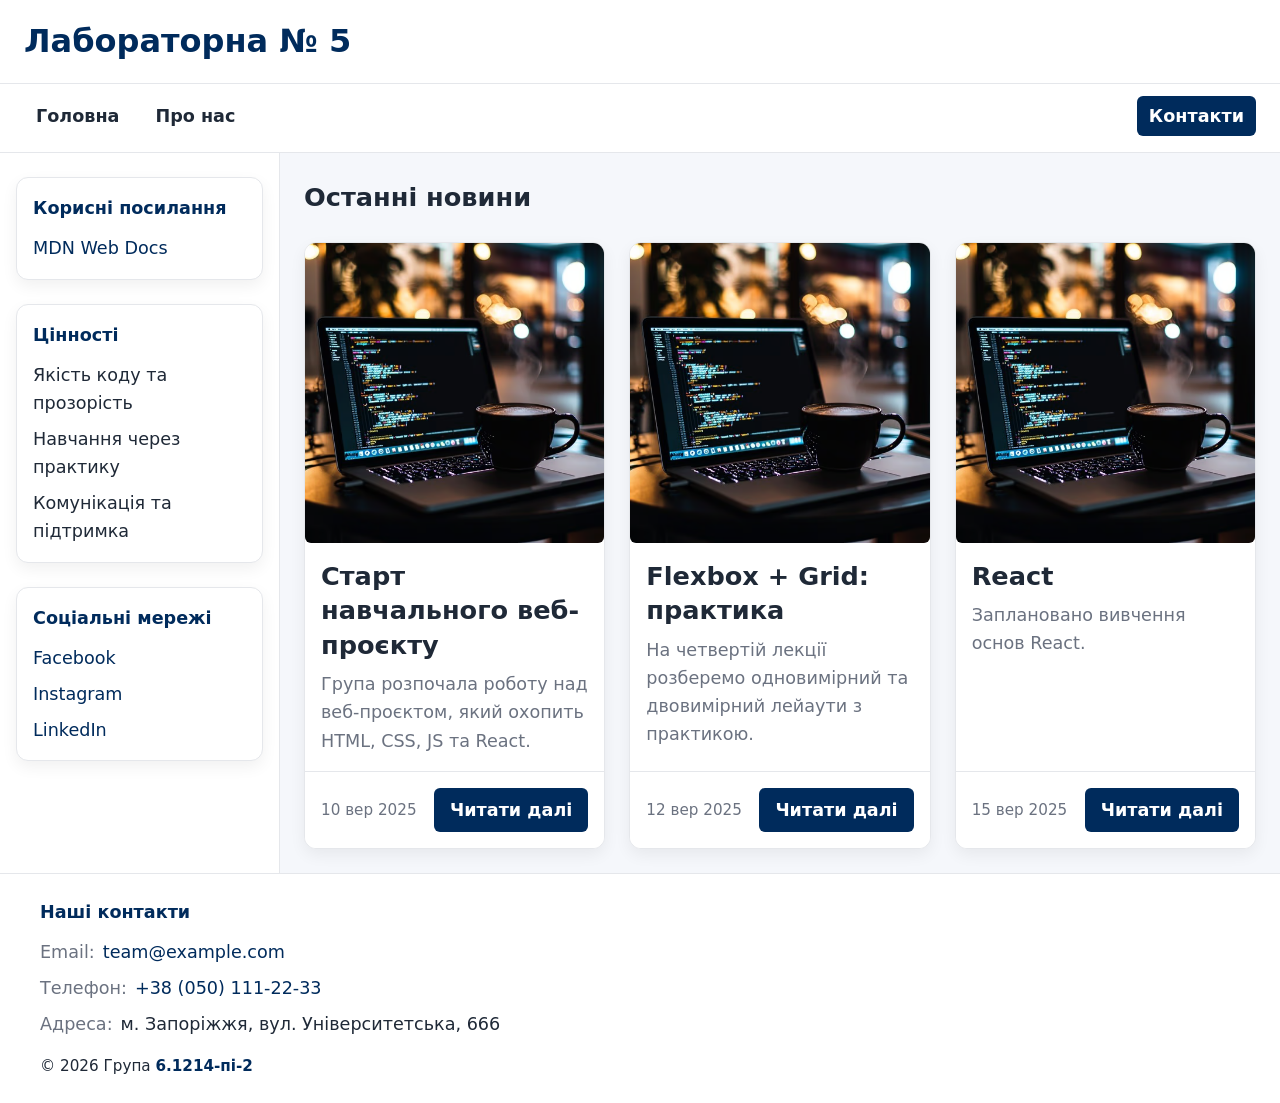
<file: index.html>
<!doctype html>
<html lang="uk">
  <head>
    <meta charset="UTF-8" />
    <meta name="viewport" content="width=device-width, initial-scale=1.0" />

    <title>Лабораторна 5 - Головна</title>

    <meta
      name="description"
      content="Головна сторінка навчального веб-проєкту з адаптивною сіткою новин."
    />

    <link rel="icon" href="assets/images/favicon.ico" />
    <link rel="stylesheet" href="styles.css" />
  </head>

  <body>
    <div class="layout">
      <header class="header">
        <h1 class="header__title">Лабораторна № 5</h1>

        <nav class="nav" aria-label="Головна навігація">
          <a href="index.html" class="nav__link" aria-current="page">Головна</a>

          <a href="about.html" class="nav__link">Про нас</a>

          <a href="contacts.html" class="nav__link nav__link--cta">Контакти</a>
        </nav>
      </header>

      <aside class="sidenav" aria-label="Додаткова панель">
        <section class="sidebar sidebar--links" aria-label="Корисні посилання">
          <h3 class="sidebar__title">Корисні посилання</h3>

          <ul class="sidebar__list">
            <li class="sidebar__item">
              <a
                class="sidebar__link"
                href="https://developer.mozilla.org/"
                target="_blank"
                rel="noopener noreferrer"
              >
                MDN Web Docs
              </a>
            </li>
          </ul>
        </section>

        <section class="sidebar sidebar--values" aria-label="Цінності">
          <h3 class="sidebar__title">Цінності</h3>

          <ul class="sidebar__list">
            <li class="sidebar__item">Якість коду та прозорість</li>

            <li class="sidebar__item">Навчання через практику</li>

            <li class="sidebar__item">Комунікація та підтримка</li>
          </ul>
        </section>

        <section class="sidebar sidebar--social" aria-label="Соціальні мережі">
          <h3 class="sidebar__title">Соціальні мережі</h3>

          <ul class="sidebar__list">
            <li class="sidebar__item">
              <a class="sidebar__link" href="#" aria-label="Ми у Facebook">Facebook</a>
            </li>

            <li class="sidebar__item">
              <a class="sidebar__link" href="#" aria-label="Ми у Instagram">Instagram</a>
            </li>

            <li class="sidebar__item">
              <a class="sidebar__link" href="#" aria-label="Ми у LinkedIn">LinkedIn</a>
            </li>
          </ul>
        </section>
      </aside>

      <main class="main">
        <section class="news">
          <h2 class="news__title">Останні новини</h2>

          <div class="news__list">
            <!-- CARD 1 -->
            <article class="news-card">
              <figure class="news-card__media media">
                <picture>
                  <source srcset="assets/images/placeholder.avif" type="image/avif" />
                  <source srcset="assets/images/placeholder.webp" type="image/webp" />
                  <img
                    class="media__img"
                    src="assets/images/placeholder.jpg"
                    alt="Фото зі студентського заходу"
                    loading="lazy"
                    decoding="async"
                  />
                </picture>
              </figure>

              <h3 class="news-card__title">Старт навчального веб-проєкту</h3>
              <p class="news-card__excerpt">
                Група розпочала роботу над веб-проєктом, який охопить HTML, CSS, JS та React.
              </p>
              <div class="news-card__meta">
                <time class="news-card__date" datetime="2025-09-10">10 вер 2025</time>
                <a href="#" class="news-card__btn">Читати далі</a>
              </div>
            </article>

            <!-- CARD 2 -->
            <article class="news-card">
              <figure class="news-card__media media">
                <picture>
                  <source srcset="assets/images/placeholder.avif" type="image/avif" />
                  <source srcset="assets/images/placeholder.webp" type="image/webp" />
                  <img
                    class="media__img"
                    src="assets/images/placeholder.jpg"
                    alt="Демонстрація проєктів на уроці"
                    loading="lazy"
                    decoding="async"
                  />
                </picture>
              </figure>

              <h3 class="news-card__title">Flexbox + Grid: практика</h3>
              <p class="news-card__excerpt">
                На четвертій лекції розберемо одновимірний та двовимірний лейаути з практикою.
              </p>

              <div class="news-card__meta">
                <time class="news-card__date" datetime="2025-09-12">12 вер 2025</time>
                <a href="#" class="news-card__btn">Читати далі</a>
              </div>
            </article>

            <!-- CARD 3 -->
            <article class="news-card">
              <figure class="news-card__media media">
                <picture>
                  <source srcset="assets/images/placeholder.avif" type="image/avif" />
                  <source srcset="assets/images/placeholder.webp" type="image/webp" />
                  <img
                    class="media__img"
                    src="assets/images/placeholder.jpg"
                    alt="React логотип"
                    loading="lazy"
                    decoding="async"
                  />
                </picture>
              </figure>

              <h3 class="news-card__title">React</h3>
              <p class="news-card__excerpt">Заплановано вивчення основ React.</p>

              <div class="news-card__meta">
                <time class="news-card__date" datetime="2025-09-15">15 вер 2025</time>

                <a href="#" class="news-card__btn">Читати далі</a>
              </div>
            </article>
          </div>
        </section>
      </main>

      <footer class="footer">
        <div class="footer__inner">
          <p class="footer__text">
            &copy; 2026 Група
            <span class="footer__group-name">6.1214-пі-2</span>
          </p>

          <address class="footer__contacts" aria-label="Контакти">
            <h3 class="footer__contacts-title">Наші контакти</h3>

            <ul class="footer__contacts-list">
              <li class="footer__contacts-item">
                <span class="footer__label">Email:</span>
                <a class="footer__link" href="mailto:team@example.com">team@example.com</a>
              </li>
              <li class="footer__contacts-item">
                <span class="footer__label">Телефон:</span>
                <a class="footer__link" href="tel:+380501112233">+38 (050) 111-22-33</a>
              </li>
              <li class="footer__contacts-item">
                <span class="footer__label">Адреса:</span>
                <span>м. Запоріжжя, вул. Університетська, 666</span>
              </li>
            </ul>
          </address>
        </div>
      </footer>
    </div>
  </body>
</html>
</file>
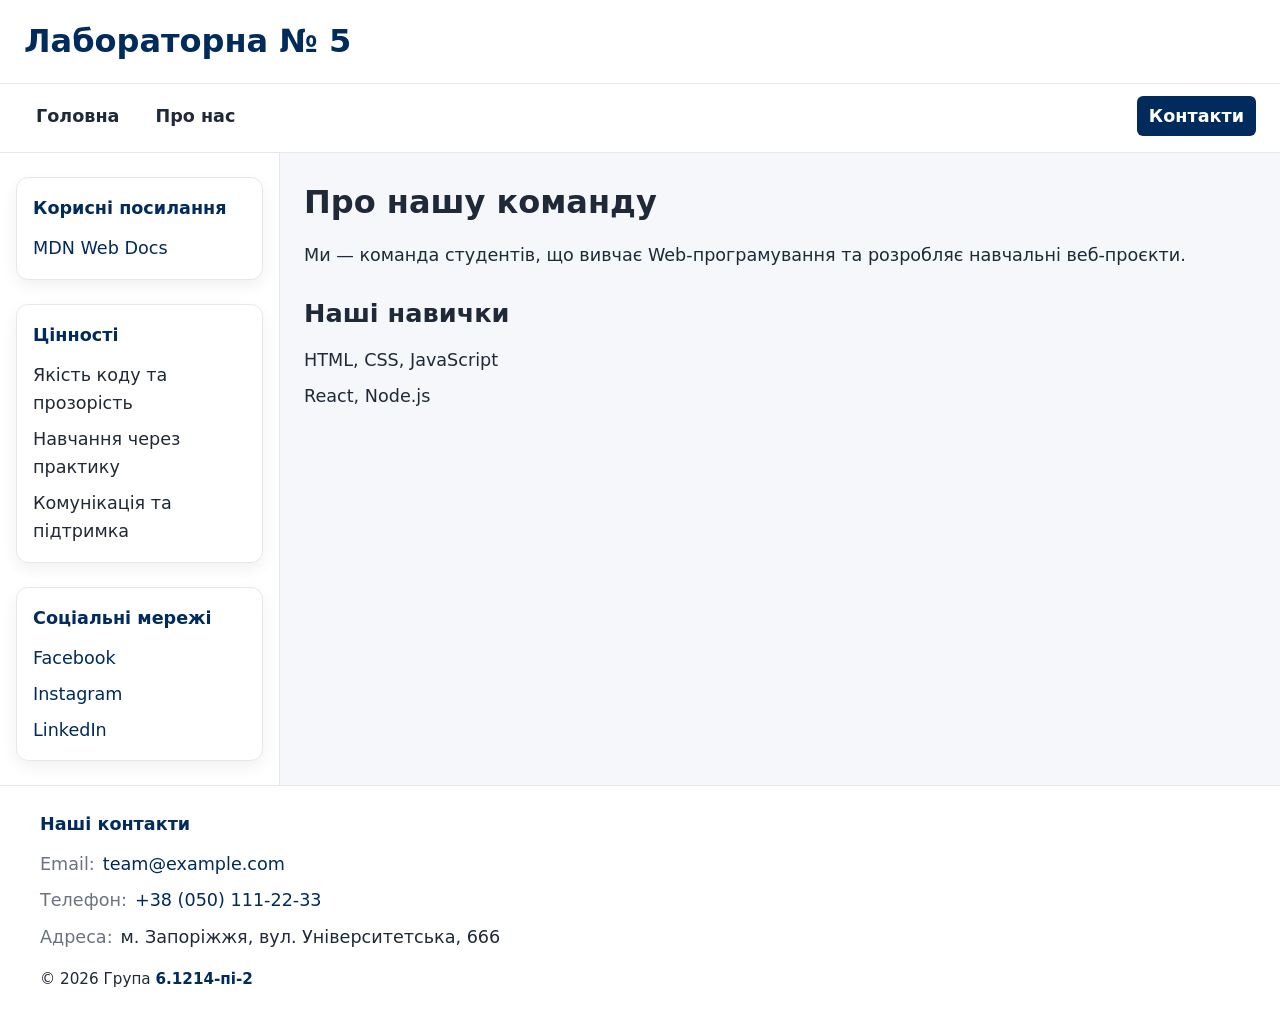
<file: about.html>
<!doctype html>
<html lang="uk">
  <head>
    <meta charset="UTF-8" />

    <meta name="viewport" content="width=device-width, initial-scale=1.0" />

    <title>Лабораторна 5 - Про нас</title>

    <meta name="description" content="Сторінка інформації про команду навчального проєкту." />

    <link rel="icon" href="assets/images/favicon.ico" />

    <link rel="stylesheet" href="styles.css" />
  </head>

  <body>
    <div class="layout">
      <header class="header">
        <h1 class="header__title">Лабораторна № 5</h1>

        <nav class="nav" aria-label="Головна навігація">
          <a href="index.html" class="nav__link">Головна</a>

          <a href="about.html" class="nav__link" aria-current="page">Про нас</a>

          <a href="contacts.html" class="nav__link nav__link--cta">Контакти</a>
        </nav>
      </header>

      <aside class="sidenav" aria-label="Додаткова панель">
        <section class="sidebar sidebar--links" aria-label="Корисні посилання">
          <h3 class="sidebar__title">Корисні посилання</h3>

          <ul class="sidebar__list">
            <li class="sidebar__item">
              <a
                class="sidebar__link"
                href="https://developer.mozilla.org/"
                target="_blank"
                rel="noopener noreferrer"
              >
                MDN Web Docs
              </a>
            </li>
          </ul>
        </section>

        <section class="sidebar sidebar--values" aria-label="Цінності">
          <h3 class="sidebar__title">Цінності</h3>

          <ul class="sidebar__list">
            <li class="sidebar__item">Якість коду та прозорість</li>

            <li class="sidebar__item">Навчання через практику</li>

            <li class="sidebar__item">Комунікація та підтримка</li>
          </ul>
        </section>

        <section class="sidebar sidebar--social" aria-label="Соціальні мережі">
          <h3 class="sidebar__title">Соціальні мережі</h3>

          <ul class="sidebar__list">
            <li class="sidebar__item">
              <a class="sidebar__link" href="#" aria-label="Ми у Facebook">Facebook</a>
            </li>

            <li class="sidebar__item">
              <a class="sidebar__link" href="#" aria-label="Ми у Instagram">Instagram</a>
            </li>

            <li class="sidebar__item">
              <a class="sidebar__link" href="#" aria-label="Ми у LinkedIn">LinkedIn</a>
            </li>
          </ul>
        </section>
      </aside>

      <main class="main">
        <article class="about-article">
          <h2 class="about-article__title">Про нашу команду</h2>

          <p class="about-article__text">
            Ми — команда студентів, що вивчає Web-програмування та розробляє навчальні веб-проєкти.
          </p>
        </article>

        <section class="skills">
          <h3 class="skills__title">Наші навички</h3>

          <ul class="skills__list">
            <li class="skills__item">HTML, CSS, JavaScript</li>

            <li class="skills__item">React, Node.js</li>
          </ul>
        </section>
      </main>

      <footer class="footer">
        <div class="footer__inner">
          <p class="footer__text">
            &copy; 2026 Група
            <span class="footer__group-name">6.1214-пі-2</span>
          </p>

          <address class="footer__contacts" aria-label="Контакти">
            <h3 class="footer__contacts-title">Наші контакти</h3>

            <ul class="footer__contacts-list">
              <li class="footer__contacts-item">
                <span class="footer__label">Email:</span>

                <a class="footer__link" href="mailto:team@example.com">team@example.com</a>
              </li>

              <li class="footer__contacts-item">
                <span class="footer__label">Телефон:</span>

                <a class="footer__link" href="tel:+380501112233">+38 (050) 111-22-33</a>
              </li>

              <li class="footer__contacts-item">
                <span class="footer__label">Адреса:</span>

                <span>м. Запоріжжя, вул. Університетська, 666</span>
              </li>
            </ul>
          </address>
        </div>
      </footer>
    </div>
  </body>
</html>
</file>
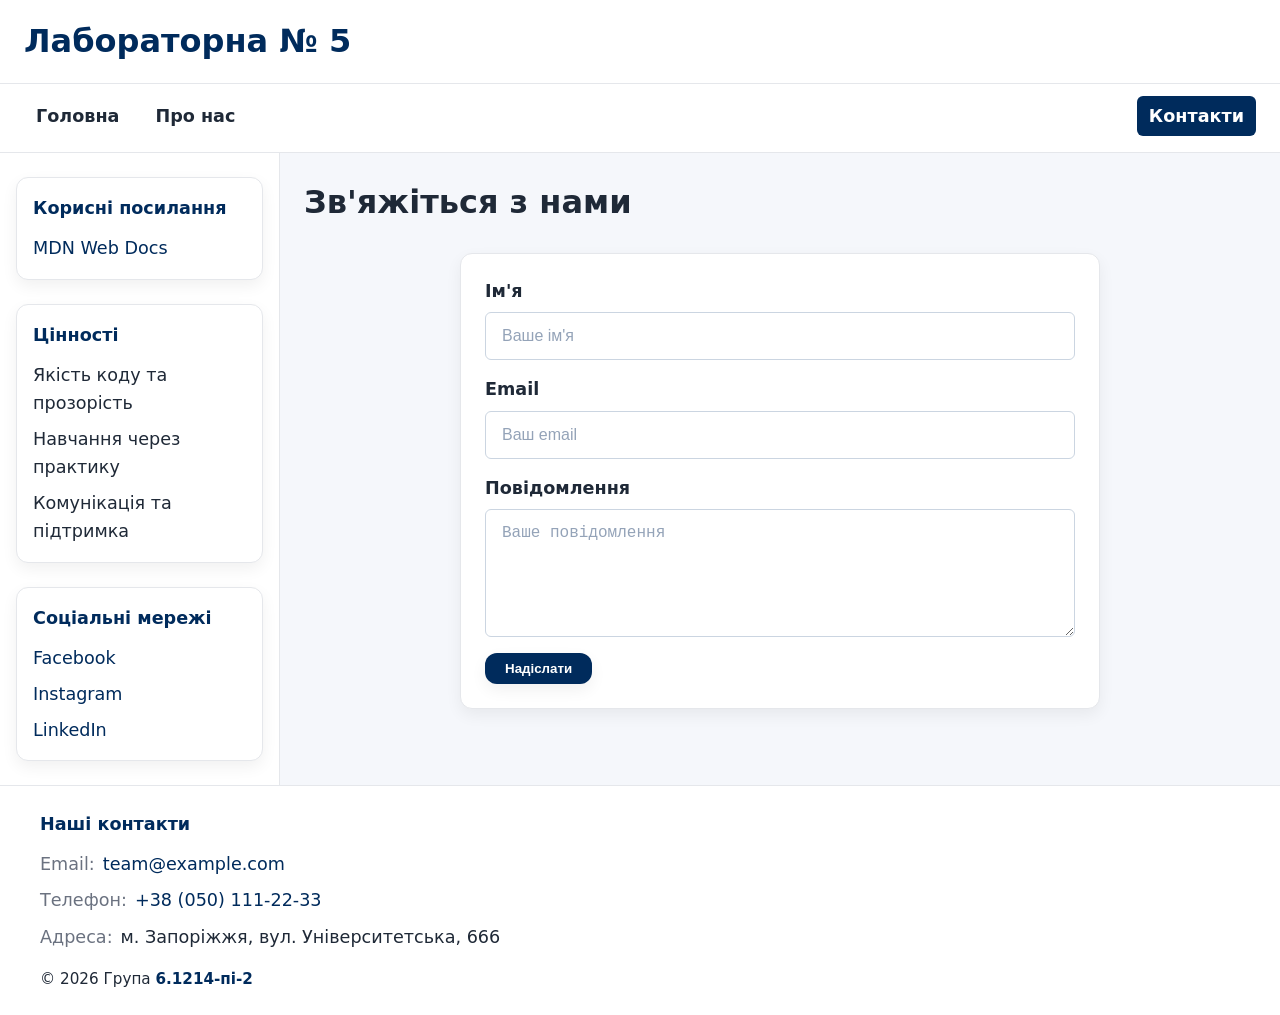
<file: contacts.html>
<!doctype html>
<html lang="uk">
  <head>
    <meta charset="UTF-8" />

    <meta name="viewport" content="width=device-width, initial-scale=1.0" />

    <title>Лабораторна 5 - Контакти</title>

    <meta name="description" content="Сторінка контактів та форми зворотного зв'язку." />

    <link rel="icon" href="assets/images/favicon.ico" />

    <link rel="stylesheet" href="styles.css" />
  </head>

  <body>
    <div class="layout">
      <header class="header">
        <h1 class="header__title">Лабораторна № 5</h1>

        <nav class="nav" aria-label="Головна навігація">
          <a href="index.html" class="nav__link">Головна</a>

          <a href="about.html" class="nav__link">Про нас</a>

          <a href="contacts.html" class="nav__link nav__link--cta" aria-current="page">Контакти</a>
        </nav>
      </header>

      <aside class="sidenav" aria-label="Додаткова панель">
        <section class="sidebar sidebar--links" aria-label="Корисні посилання">
          <h3 class="sidebar__title">Корисні посилання</h3>

          <ul class="sidebar__list">
            <li class="sidebar__item">
              <a
                class="sidebar__link"
                href="https://developer.mozilla.org/"
                target="_blank"
                rel="noopener noreferrer"
              >
                MDN Web Docs
              </a>
            </li>
          </ul>
        </section>

        <section class="sidebar sidebar--values" aria-label="Цінності">
          <h3 class="sidebar__title">Цінності</h3>

          <ul class="sidebar__list">
            <li class="sidebar__item">Якість коду та прозорість</li>

            <li class="sidebar__item">Навчання через практику</li>

            <li class="sidebar__item">Комунікація та підтримка</li>
          </ul>
        </section>

        <section class="sidebar sidebar--social" aria-label="Соціальні мережі">
          <h3 class="sidebar__title">Соціальні мережі</h3>

          <ul class="sidebar__list">
            <li class="sidebar__item">
              <a class="sidebar__link" href="#" aria-label="Ми у Facebook">Facebook</a>
            </li>

            <li class="sidebar__item">
              <a class="sidebar__link" href="#" aria-label="Ми у Instagram">Instagram</a>
            </li>

            <li class="sidebar__item">
              <a class="sidebar__link" href="#" aria-label="Ми у LinkedIn">LinkedIn</a>
            </li>
          </ul>
        </section>
      </aside>

      <main class="main">
        <h2 class="main__title">Зв'яжіться з нами</h2>

        <form class="contact-form" action="#" method="post">
          <div class="contact-form__item">
            <label for="name" class="contact-form__label">Ім'я</label>

            <input
              type="text"
              id="name"
              name="name"
              class="contact-form__input"
              required
              autocomplete="name"
              placeholder="Ваше ім'я"
            />
          </div>

          <div class="contact-form__item">
            <label for="email" class="contact-form__label">Email</label>

            <input
              type="email"
              id="email"
              name="email"
              class="contact-form__input"
              required
              autocomplete="email"
              placeholder="Ваш email"
            />
          </div>

          <div class="contact-form__item">
            <label for="msg" class="contact-form__label">Повідомлення</label>

            <textarea
              id="msg"
              name="msg"
              class="contact-form__textarea"
              placeholder="Ваше повідомлення"
            ></textarea>
          </div>

          <button type="submit" class="contact-form__button">Надіслати</button>
        </form>
      </main>

      <footer class="footer">
        <div class="footer__inner">
          <p class="footer__text">
            &copy; 2026 Група

            <span class="footer__group-name">6.1214-пі-2</span>
          </p>

          <address class="footer__contacts" aria-label="Контакти">
            <h3 class="footer__contacts-title">Наші контакти</h3>

            <ul class="footer__contacts-list">
              <li class="footer__contacts-item">
                <span class="footer__label">Email:</span>

                <a class="footer__link" href="mailto:team@example.com">team@example.com</a>
              </li>

              <li class="footer__contacts-item">
                <span class="footer__label">Телефон:</span>

                <a class="footer__link" href="tel:+380501112233">+38 (050) 111-22-33</a>
              </li>

              <li class="footer__contacts-item">
                <span class="footer__label">Адреса:</span>

                <span>м. Запоріжжя, вул. Університетська, 666</span>
              </li>
            </ul>
          </address>
        </div>
      </footer>
    </div>
  </body>
</html>
</file>
<file: styles.css>
:root {
  /* Бренд */
  --brand: #002b5c;
  --brand-600: #01356f;
  --brand-100: #ebeef6;

  /* Текст / поверхні / межі */
  --fg: #1f2937;
  --fg-muted: #6b7280;
  --bg: #f5f7fb;
  --surface: #ffffff;
  --border: #e5e7eb;

  /* Простір, радіуси, тіні */
  --space-1: 0.25rem;
  --space-2: 0.5rem;
  --space-3: 0.75rem;
  --space-4: 1rem;
  --space-6: 1.5rem;
  --space-8: 2rem;

  --radius-1: 6px;
  --radius-2: 12px;

  --shadow-1: 0 6px 16px rgba(0, 0, 0, 0.06);

  --container: 1200px;

  /* Fluid typography */
  --text-sm: clamp(0.875rem, 0.82rem + 0.2vw, 0.95rem);
  --text-base: clamp(1rem, 0.94rem + 0.3vw, 1.1rem);
  --text-lg: clamp(1.2rem, 1.05rem + 0.7vw, 1.6rem);
  --text-xl: clamp(1.5rem, 1.2rem + 1vw, 2rem);

  /* Сумісність зі старими змінними */
  --c-primary: var(--brand);
  --c-primary-600: var(--brand-600);
  --c-surface: var(--surface);
  --c-border: var(--border);
}

*,
*::before,
*::after {
  box-sizing: border-box;
}

html {
  font-size: 16px;
}

body {
  margin: 0;
  font-family:
    system-ui,
    -apple-system,
    'Segoe UI',
    Roboto,
    Arial,
    sans-serif;
  color: var(--fg);
  background: var(--bg);
  line-height: 1.6;
  font-size: var(--text-base);
}

img {
  max-width: 100%;
  height: auto;
  display: block;
}

a {
  color: var(--brand);
  text-decoration: none;
}

a:hover,
a:focus-visible {
  text-decoration: underline;
}

ul[class],
ol[class] {
  list-style: none;
  margin: 0;
  padding: 0;
}

/* ========================================
   ОСНОВНА СІТКА GRID
   Mobile first
   ======================================== */

.layout {
  display: grid;

  /* На мобільних одна колонка */
  grid-template-columns: 1fr;
  grid-template-rows: auto auto 1fr auto;

  grid-template-areas:
    'header'
    'sidenav'
    'main'
    'footer';

  min-height: 100dvh;
}

.header {
  grid-area: header;
}

.sidenav {
  grid-area: sidenav;
}

.main {
  grid-area: main;
}

.footer {
  grid-area: footer;
}

/* ========================================
   BREAKPOINT 640px
   ======================================== */

@media (min-width: 640px) {
  .layout {
    grid-template-columns: 220px 1fr;
    grid-template-rows: auto 1fr auto;

    grid-template-areas:
      'header header'
      'sidenav main'
      'footer footer';
  }

  .footer__inner {
    grid-template-columns: 1fr minmax(280px, auto);
  }

  .footer__text {
    order: initial;
  }
}

/* ========================================
   BREAKPOINT 1024px
   ======================================== */

@media (min-width: 1024px) {
  .layout {
    grid-template-columns: 280px 1fr;
  }
}

/* ========================================
   DARK THEME
   ======================================== */

@media (prefers-color-scheme: dark) {
  :root {
    --brand: #78a9e8;
    --brand-600: #9bc2f2;
    --brand-100: #24344a;

    --fg: #e5e7eb;
    --fg-muted: #aab3c0;
    --bg: #111827;
    --surface: #1f2937;
    --border: #374151;

    --shadow-1: 0 6px 16px rgba(0, 0, 0, 0.25);
  }

  .sidenav {
    background: var(--surface);
  }

  .header,
  .footer {
    background: var(--surface);
  }

  .news-card__meta {
    background: color-mix(in srgb, var(--surface) 92%, #fff 8%);
  }

  .contact-form {
    background: var(--surface);
  }

  .contact-form__input,
  .contact-form__textarea {
    color: var(--fg);
    background: #111827;
    border-color: #4b5563;
  }

  .contact-form__input::placeholder,
  .contact-form__textarea::placeholder {
    color: #9ca3af;
  }

  .contact-form__input:hover,
  .contact-form__textarea:hover {
    border-color: #6b7280;
  }
}

/* ========================================
   HEADER ТА NAV
   ======================================== */

.header {
  background: var(--surface);
  border-bottom: 1px solid var(--border);
}

.header__title {
  margin: 0;
  padding: var(--space-4) var(--space-6);
  font-size: var(--text-xl);
  color: var(--brand);
}

.nav {
  display: flex;
  flex-wrap: wrap;
  gap: var(--space-3);
  padding: var(--space-3) var(--space-6) var(--space-4);
  border-top: 1px solid var(--border);
}

.nav__link {
  color: var(--fg);
  font-weight: 600;
  padding: 0.375rem 0.75rem;
  border-radius: var(--radius-1);
}

.nav__link:hover,
.nav__link:focus-visible {
  background: var(--brand-100);
}

.nav__link--cta {
  margin-left: auto;
  color: #fff;
  background: var(--brand);
}

.nav__link--cta:hover,
.nav__link--cta:focus-visible {
  background: var(--brand-600);
}

/* ========================================
   SIDENAV
   ======================================== */

.sidenav {
  display: flex;
  flex-direction: column;
  gap: var(--space-6);

  padding: var(--space-6) var(--space-4);

  background: var(--surface);
  border-right: 1px solid var(--border);
}

.sidebar {
  background: var(--surface);
  border: 1px solid var(--border);
  border-radius: var(--radius-2);
  padding: var(--space-4);
  box-shadow: var(--shadow-1);
}

.sidebar__title {
  margin: 0 0 var(--space-3);
  font-size: var(--text-base);
  color: var(--brand);
}

.sidebar__list {
  display: flex;
  flex-direction: column;
  gap: 0.5rem;
}

.sidebar__item {
  color: var(--fg);
}

.sidebar__link {
  color: var(--brand);
}

/* ========================================
   FOOTER
   ======================================== */

.footer {
  background: var(--surface);
  border-top: 1px solid var(--border);
  padding: var(--space-6);
}

.footer__text {
  margin: 0;
  font-size: var(--text-sm);
  order: 2;
}

.footer__group-name {
  color: var(--brand);
  font-weight: 700;
}

.footer__inner {
  display: grid;

  /* Mobile first — одна колонка */
  grid-template-columns: 1fr;

  gap: var(--space-4);
  align-items: start;

  max-width: var(--container);
  margin: auto;
}

.footer__contacts {
  font-style: normal;
}

.footer__contacts-title {
  margin: 0 0 var(--space-3);
  font-size: var(--text-base);
  color: var(--brand);
}

.footer__contacts-list {
  list-style: none;
  margin: 0;
  padding: 0;

  display: grid;
  gap: 0.5rem;
}

.footer__contacts-item {
  display: grid;
  grid-template-columns: max-content 1fr;
  gap: 0.5rem var(--space-2);
  align-items: baseline;
}

.footer__label {
  color: var(--fg-muted);
  white-space: nowrap;
}

.footer__link {
  color: var(--brand);
  text-decoration: none;
}

.footer__link:hover,
.footer__link:focus-visible {
  text-decoration: underline;
}

/* ========================================
   MAIN
   ======================================== */

.main {
  padding: var(--space-6);
  max-width: var(--container);
  width: 100%;
  margin-inline: auto;
}

.main__title {
  margin: 0 0 var(--space-6);
  font-size: var(--text-xl);
}

/* ========================================
   НОВИНИ
   ======================================== */

.news__title {
  margin: 0 0 var(--space-6);
  font-size: var(--text-lg);
}

.news__list {
  display: grid;
  gap: var(--space-6);

  /*
       Fluid layout:
       картки автоматично переходять
       з 1 до 2+ колонок
    */
  grid-template-columns: repeat(auto-fit, minmax(280px, 1fr));
}

.news-card {
  display: flex;
  flex-direction: column;

  background: var(--surface);
  border: 1px solid var(--border);
  border-radius: var(--radius-2);

  overflow: clip;
  box-shadow: var(--shadow-1);
}

.news-card__title {
  margin: var(--space-4) var(--space-4) var(--space-2);

  font-size: var(--text-lg);
  line-height: 1.35;
}

.news-card__excerpt {
  margin: 0 var(--space-4) var(--space-4);
  color: var(--fg-muted);
}

.news-card__meta {
  margin-top: auto;

  display: flex;
  justify-content: space-between;
  align-items: center;

  gap: var(--space-4);

  padding: var(--space-4);

  border-top: 1px solid var(--border);

  background: color-mix(in srgb, var(--surface) 92%, #fff 8%);
}

.news-card__date {
  color: var(--fg-muted);
  font-size: var(--text-sm);
}

.news-card__btn {
  display: inline-flex;
  align-items: center;
  gap: 0.5rem;

  padding: 0.5rem 1rem;

  background: var(--brand);
  color: #fff;

  border-radius: var(--radius-1);

  font-weight: 600;
  text-decoration: none;
}

.news-card__btn:hover,
.news-card__btn:focus-visible {
  background: var(--brand-600);
}

/* ========================================
   ABOUT
   ======================================== */

.about-article__title {
  margin: 0 0 var(--space-3);
  font-size: var(--text-xl);
}

.about-article__text {
  margin: 0 0 var(--space-6);
}

.skills__title {
  margin: 0 0 var(--space-3);
  font-size: var(--text-lg);
}

.skills__list {
  display: flex;
  flex-direction: column;
  gap: var(--space-2);
}

.skills__item {
  color: var(--fg);
}

/* ========================================
   MEDIA / PICTURE
   ======================================== */

.media {
  margin: 0;

  /* Стандартне співвідношення сторін */
  aspect-ratio: 16 / 9;

  overflow: clip;
}

.media--framed {
  background: var(--surface);
  border-bottom: 1px solid var(--border);
  padding: var(--space-3);
}

.media__img {
  display: block;

  width: 100%;
  height: 100%;

  border-radius: var(--radius-1);

  /* Кадрування */
  object-fit: cover;
}

/* ========================================
   CONTACT FORM
   ======================================== */

.contact-form {
  width: 100%;
  max-width: 640px;

  margin: auto;
  padding: var(--space-6);

  background: var(--surface);

  border: 1px solid var(--border);
  border-radius: var(--radius-2);

  box-shadow: var(--shadow-1);
}

.contact-form__item {
  display: grid;
  gap: var(--space-2);

  margin-bottom: var(--space-4);
}

.contact-form__label {
  font-weight: 600;
  line-height: 1.5;
}

.contact-form__input,
.contact-form__textarea {
  width: 100%;

  padding: var(--space-3) var(--space-4);

  font-size: 1rem;
  line-height: 1.4;

  color: var(--fg);
  background: var(--surface);

  border: 1px solid #cbd5e1;
  border-radius: var(--radius-1);

  outline: none;

  transition:
    border-color 0.2s ease,
    box-shadow 0.2s ease;
}

.contact-form__input::placeholder,
.contact-form__textarea::placeholder {
  color: #94a3b8;
}

.contact-form__input:hover,
.contact-form__textarea:hover {
  border-color: #94a3b8;
}

.contact-form__input:focus,
.contact-form__textarea:focus {
  border-color: var(--brand);

  box-shadow: 0 0 0 3px rgba(0, 43, 92, 0.15);
}

.contact-form__textarea {
  min-height: 8rem;
  resize: vertical;
}

.contact-form__input:required:user-invalid,
.contact-form__textarea:required:user-invalid {
  border-color: #dc3545;
}

.contact-form__input:required:valid,
.contact-form__textarea:required:valid {
  border-color: #198754;
}

.contact-form__button {
  display: inline-flex;
  align-items: center;
  gap: 0.5rem;

  padding: 0.5rem 1.25rem;

  border: none;
  border-radius: var(--radius-2);

  background: var(--brand);
  color: #fff;

  font-weight: 600;

  cursor: pointer;

  box-shadow: var(--shadow-1);

  transition:
    background 0.2s ease,
    transform 0.05s ease;
}

.contact-form__button:hover,
.contact-form__button:focus-visible {
  background: var(--brand-600);
}

.contact-form__button:active {
  transform: translateY(1px);
}

.contact-form__button:disabled {
  opacity: 0.6;
  cursor: not-allowed;
}
</file>
